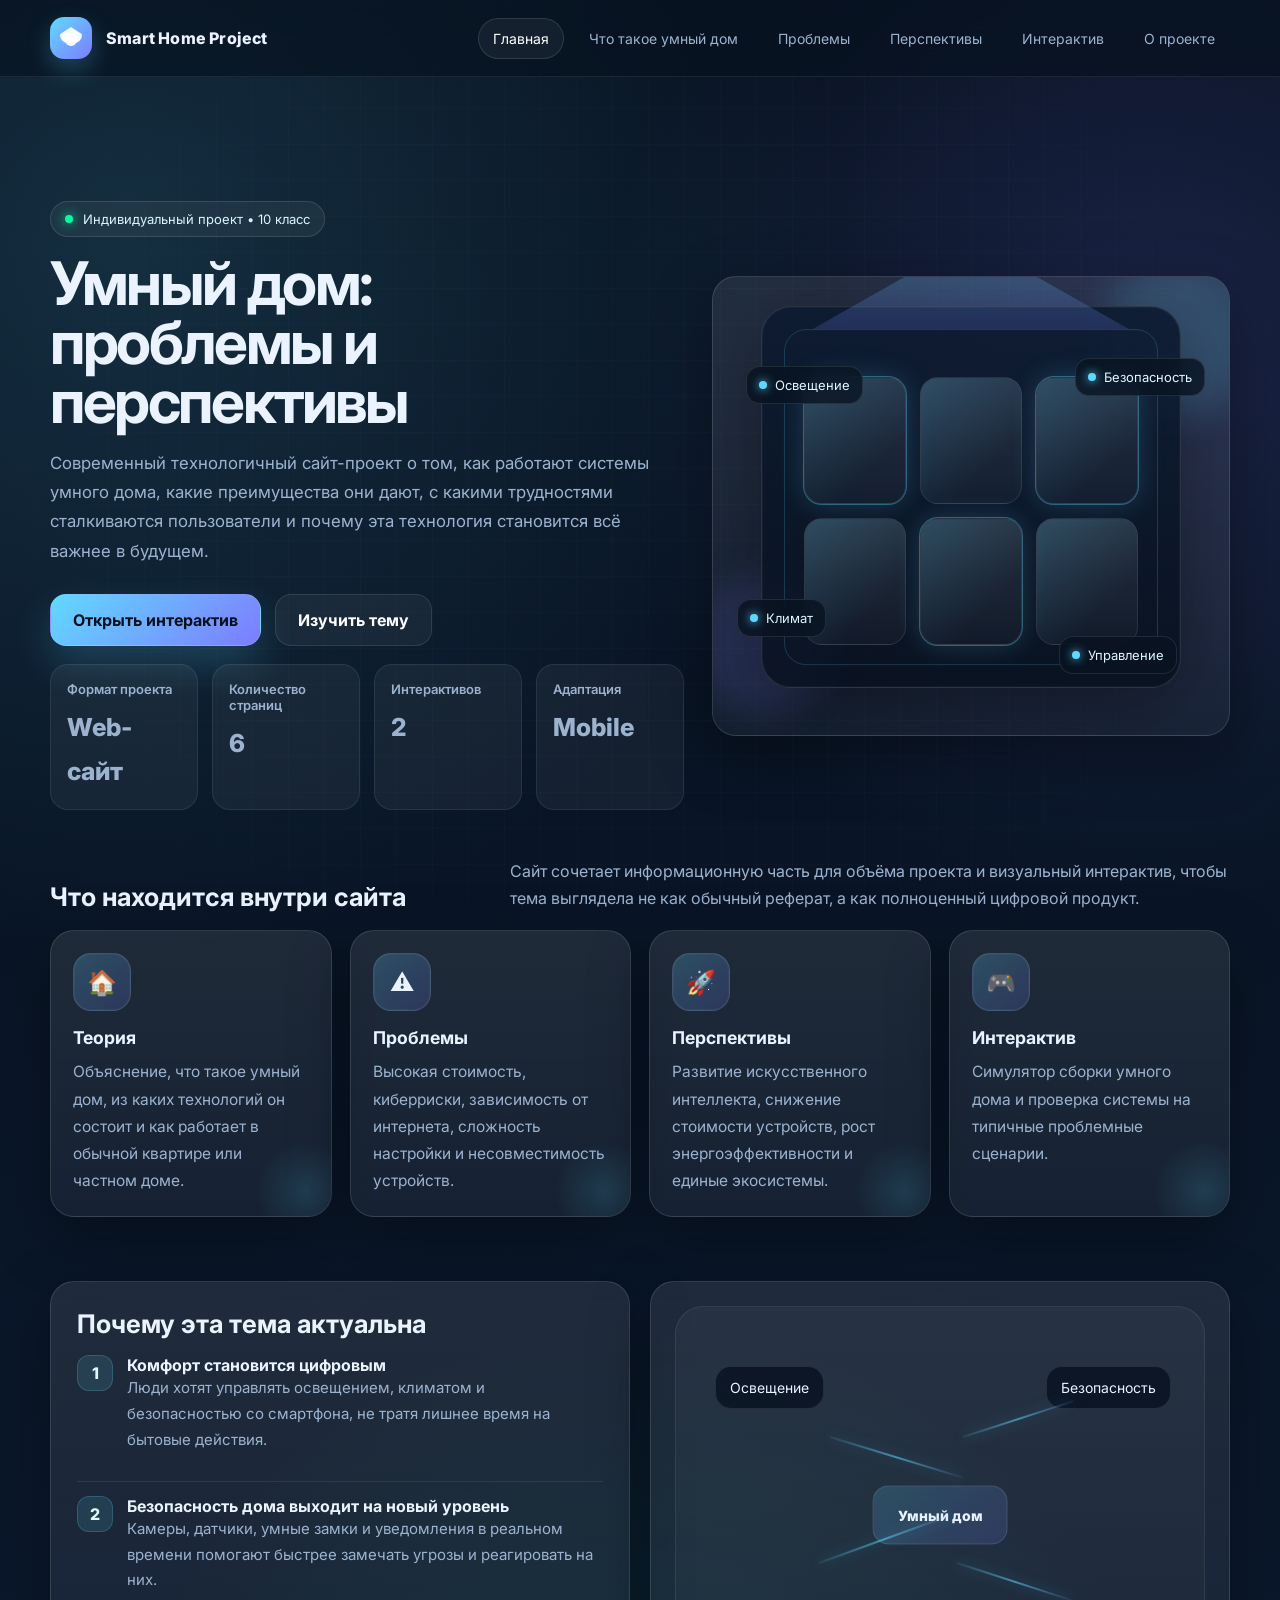
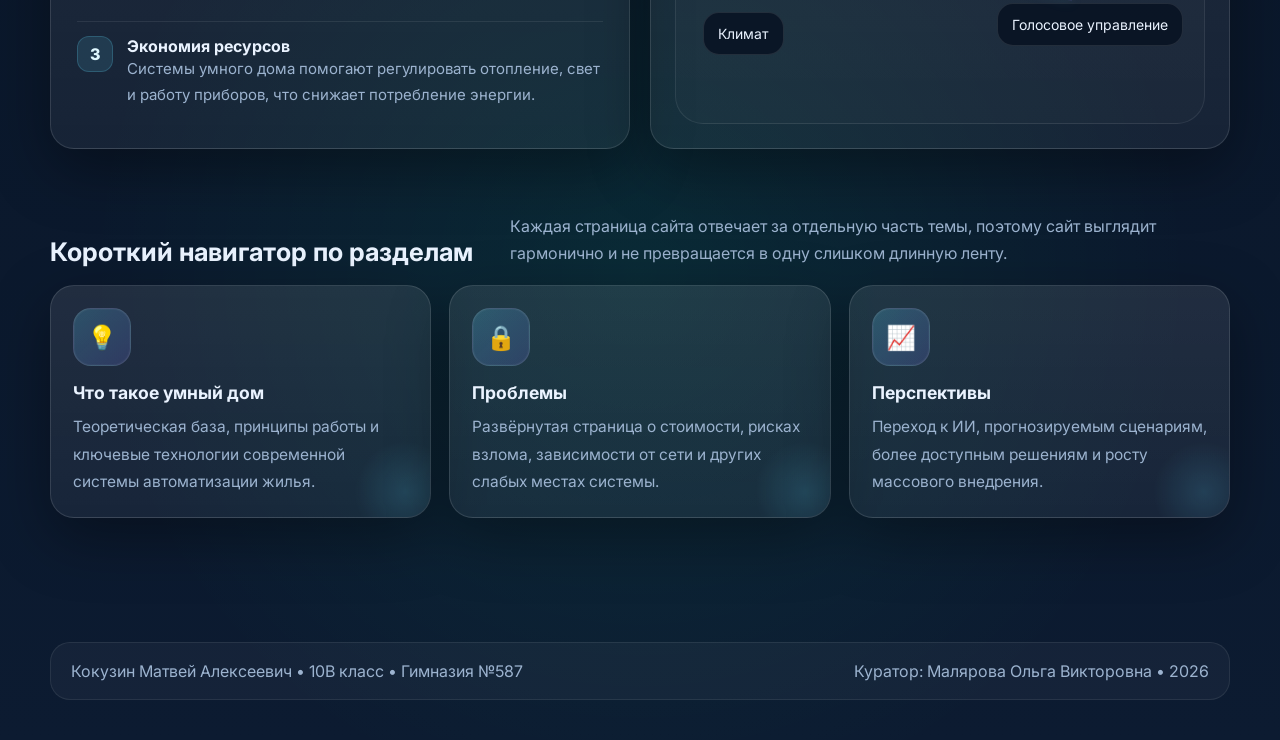
<file: index.html>
<!DOCTYPE html>
<html lang="ru">
<head>
  <meta charset="UTF-8">
  <meta name="viewport" content="width=device-width, initial-scale=1.0">
  <title>Умный дом — проблемы и перспективы</title>
  <meta name="description" content="Интерактивный многостраничный сайт проекта на тему умного дома: преимущества, проблемы, перспективы и симулятор собственной системы.">
  <link rel="preconnect" href="https://fonts.googleapis.com">
  <link rel="preconnect" href="https://fonts.gstatic.com" crossorigin>
  <link href="https://fonts.googleapis.com/css2?family=Inter:wght@400;500;600;700;800;900&display=swap" rel="stylesheet">
  <link rel="stylesheet" href="style.css">
</head>
<body>
  <header class="site-header">
    <div class="container navbar">
      <a class="brand" href="index.html">
        <span class="brand-mark"></span>
        <span>Smart Home Project</span>
      </a>
      <div class="nav-wrap">
        <button class="menu-btn">Меню</button>
        <nav class="nav-links">
          <a class="active" href="index.html">Главная</a>
          <a href="about.html">Что такое умный дом</a>
          <a href="problems.html">Проблемы</a>
          <a href="future.html">Перспективы</a>
          <a href="interactive.html">Интерактив</a>
          <a href="project.html">О проекте</a>
        </nav>
      </div>
    </div>
  </header>

  <main class="page-shell">
    <div class="container">
      <section class="hero">
        <div class="reveal visible">
          <span class="eyebrow"><span class="dot"></span> Индивидуальный проект • 10 класс</span>
          <h1>Умный дом:<br>проблемы и перспективы</h1>
          <p>Современный технологичный сайт-проект о том, как работают системы умного дома, какие преимущества они дают, с какими трудностями сталкиваются пользователи и почему эта технология становится всё важнее в будущем.</p>
          <div class="hero-actions">
            <a class="btn btn-primary" href="interactive.html">Открыть интерактив</a>
            <a class="btn btn-secondary" href="about.html">Изучить тему</a>
          </div>
          <div class="stat-row">
            <div class="stat-box"><h3>Формат проекта</h3><p>Web-сайт</p></div>
            <div class="stat-box"><h3>Количество страниц</h3><p>6</p></div>
            <div class="stat-box"><h3>Интерактивов</h3><p>2</p></div>
            <div class="stat-box"><h3>Адаптация</h3><p>Mobile</p></div>
          </div>
        </div>

        <div class="hero-card hero-visual reveal">
          <div class="orb one"></div>
          <div class="orb two"></div>
          <div class="smart-house">
            <div class="house-core">
              <div class="roof"></div>
              <div class="window-grid">
                <div class="window active"></div>
                <div class="window"></div>
                <div class="window active"></div>
                <div class="window"></div>
                <div class="window active"></div>
                <div class="window"></div>
              </div>
            </div>
            <div class="device-pill pill-1">Освещение</div>
            <div class="device-pill pill-2">Безопасность</div>
            <div class="device-pill pill-3">Климат</div>
            <div class="device-pill pill-4">Управление</div>
          </div>
        </div>
      </section>

      <section class="section reveal">
        <div class="section-head">
          <h2>Что находится внутри сайта</h2>
          <p>Сайт сочетает информационную часть для объёма проекта и визуальный интерактив, чтобы тема выглядела не как обычный реферат, а как полноценный цифровой продукт.</p>
        </div>
        <div class="grid grid-4">
          <article class="card feature-card">
            <div class="feature-icon">🏠</div>
            <h3>Теория</h3>
            <p>Объяснение, что такое умный дом, из каких технологий он состоит и как работает в обычной квартире или частном доме.</p>
          </article>
          <article class="card feature-card">
            <div class="feature-icon">⚠️</div>
            <h3>Проблемы</h3>
            <p>Высокая стоимость, киберриски, зависимость от интернета, сложность настройки и несовместимость устройств.</p>
          </article>
          <article class="card feature-card">
            <div class="feature-icon">🚀</div>
            <h3>Перспективы</h3>
            <p>Развитие искусственного интеллекта, снижение стоимости устройств, рост энергоэффективности и единые экосистемы.</p>
          </article>
          <article class="card feature-card">
            <div class="feature-icon">🎮</div>
            <h3>Интерактив</h3>
            <p>Симулятор сборки умного дома и проверка системы на типичные проблемные сценарии.</p>
          </article>
        </div>
      </section>

      <section class="section reveal">
        <div class="split">
          <div class="card info-panel">
            <div class="section-head" style="margin-bottom:10px">
              <h2>Почему эта тема актуальна</h2>
            </div>
            <div class="list">
              <div class="list-item"><div class="badge">1</div><div><strong>Комфорт становится цифровым</strong><div class="small">Люди хотят управлять освещением, климатом и безопасностью со смартфона, не тратя лишнее время на бытовые действия.</div></div></div>
              <div class="list-item"><div class="badge">2</div><div><strong>Безопасность дома выходит на новый уровень</strong><div class="small">Камеры, датчики, умные замки и уведомления в реальном времени помогают быстрее замечать угрозы и реагировать на них.</div></div></div>
              <div class="list-item"><div class="badge">3</div><div><strong>Экономия ресурсов</strong><div class="small">Системы умного дома помогают регулировать отопление, свет и работу приборов, что снижает потребление энергии.</div></div></div>
            </div>
          </div>
          <div class="card diagram">
            <div class="diagram-shell"></div>
            <div class="node center">Умный дом</div>
            <div class="node n1">Освещение</div>
            <div class="node n2">Безопасность</div>
            <div class="node n3">Климат</div>
            <div class="node n4">Голосовое управление</div>
            <div class="line l1"></div>
            <div class="line l2"></div>
            <div class="line l3"></div>
            <div class="line l4"></div>
          </div>
        </div>
      </section>

      <section class="section reveal">
        <div class="section-head">
          <h2>Короткий навигатор по разделам</h2>
          <p>Каждая страница сайта отвечает за отдельную часть темы, поэтому сайт выглядит гармонично и не превращается в одну слишком длинную ленту.</p>
        </div>
        <div class="grid grid-3">
          <a class="card feature-card" href="about.html">
            <div class="feature-icon">💡</div>
            <h3>Что такое умный дом</h3>
            <p>Теоретическая база, принципы работы и ключевые технологии современной системы автоматизации жилья.</p>
          </a>
          <a class="card feature-card" href="problems.html">
            <div class="feature-icon">🔒</div>
            <h3>Проблемы</h3>
            <p>Развёрнутая страница о стоимости, рисках взлома, зависимости от сети и других слабых местах системы.</p>
          </a>
          <a class="card feature-card" href="future.html">
            <div class="feature-icon">📈</div>
            <h3>Перспективы</h3>
            <p>Переход к ИИ, прогнозируемым сценариям, более доступным решениям и росту массового внедрения.</p>
          </a>
        </div>
      </section>
    </div>
  </main>

  <footer class="site-footer">
    <div class="container footer-box">
      <div>Кокузин Матвей Алексеевич • 10В класс • Гимназия №587</div>
      <div>Куратор: Малярова Ольга Викторовна • 2026</div>
    </div>
  </footer>

  <button class="back-to-top">↑</button>
  <script src="script.js"></script>
</body>
</html>
</file>
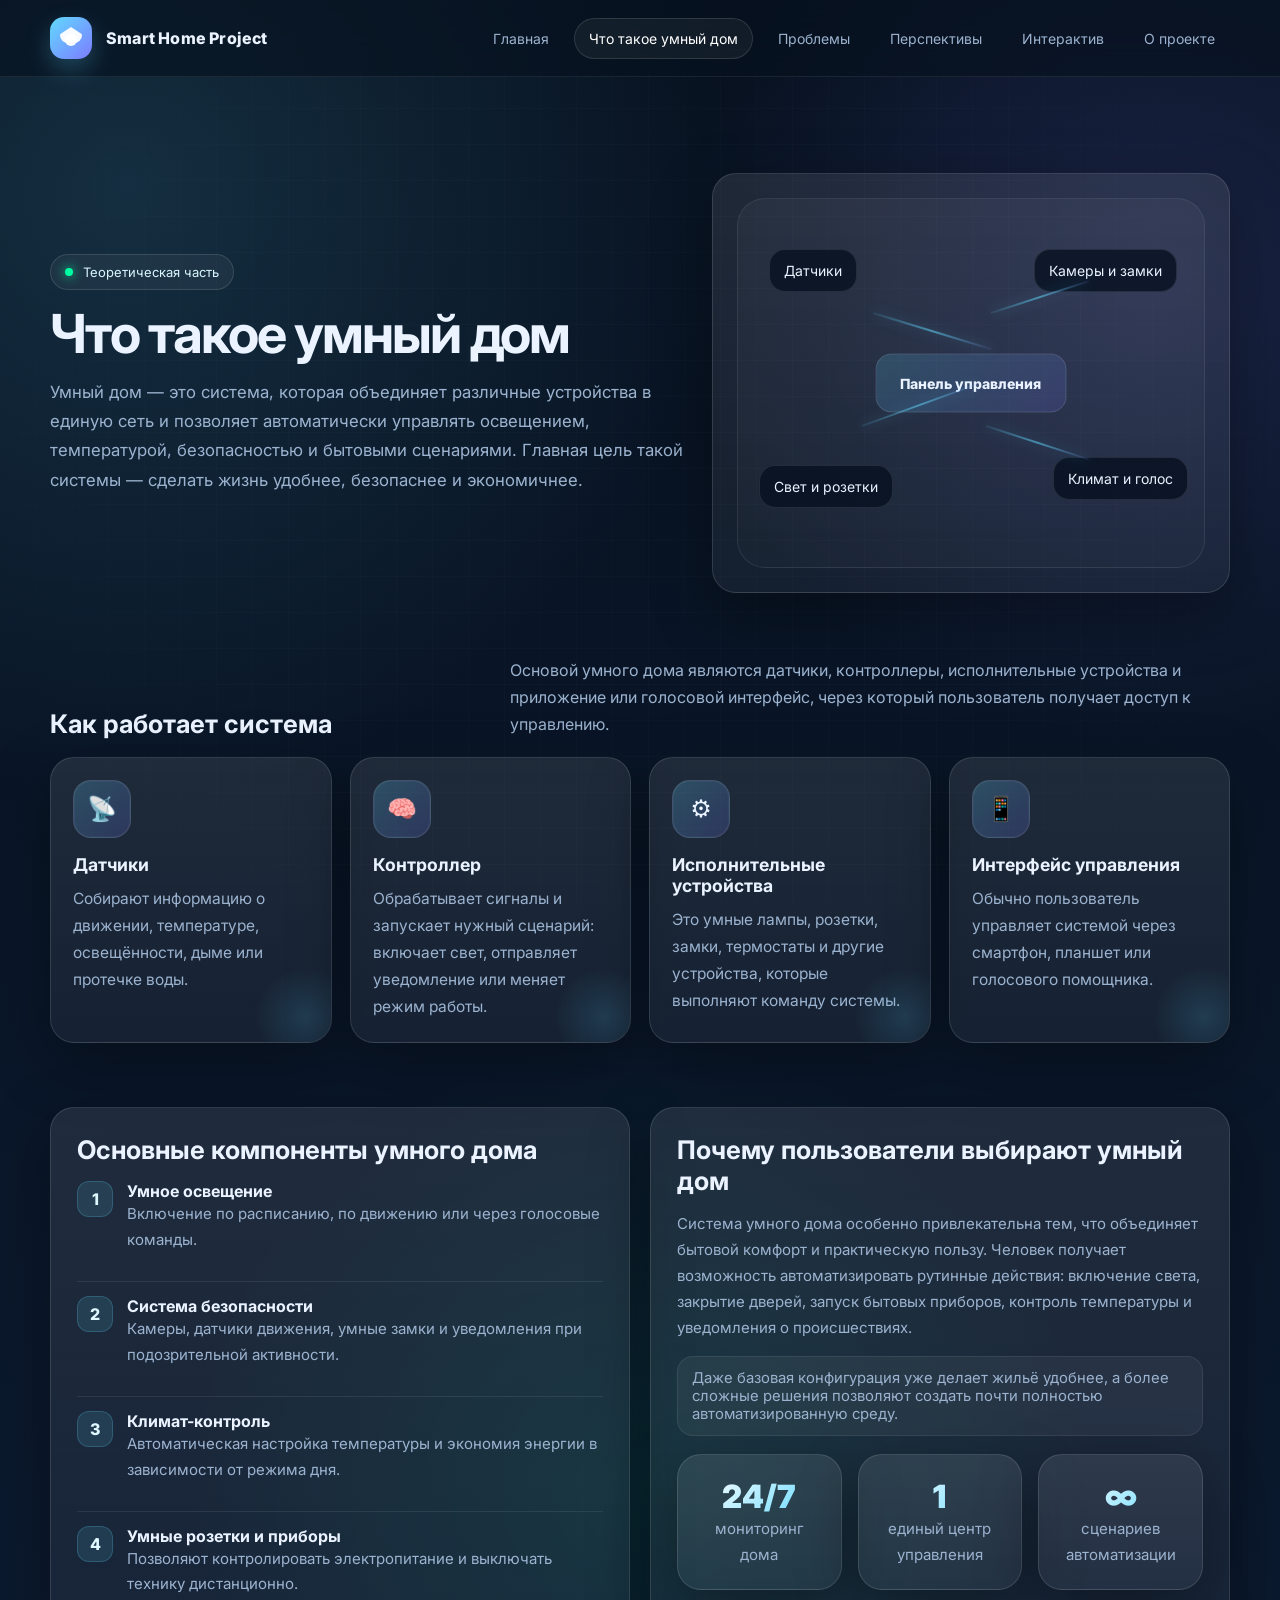
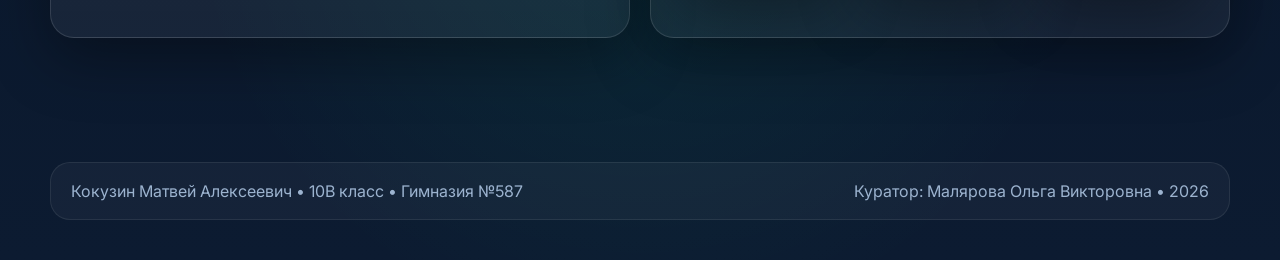
<file: about.html>
<!DOCTYPE html>
<html lang="ru">
<head>
  <meta charset="UTF-8">
  <meta name="viewport" content="width=device-width, initial-scale=1.0">
  <title>Что такое умный дом</title>
  <link rel="preconnect" href="https://fonts.googleapis.com">
  <link rel="preconnect" href="https://fonts.gstatic.com" crossorigin>
  <link href="https://fonts.googleapis.com/css2?family=Inter:wght@400;500;600;700;800;900&display=swap" rel="stylesheet">
  <link rel="stylesheet" href="style.css">
</head>
<body>
<header class="site-header"><div class="container navbar"><a class="brand" href="index.html"><span class="brand-mark"></span><span>Smart Home Project</span></a><div class="nav-wrap"><button class="menu-btn">Меню</button><nav class="nav-links"><a href="index.html">Главная</a><a class="active" href="about.html">Что такое умный дом</a><a href="problems.html">Проблемы</a><a href="future.html">Перспективы</a><a href="interactive.html">Интерактив</a><a href="project.html">О проекте</a></nav></div></div></header>
<main class="page-shell">
  <div class="container">
    <section class="section hero" style="padding-top:0">
      <div class="reveal visible">
        <span class="eyebrow"><span class="dot"></span> Теоретическая часть</span>
        <h1 style="font-size:clamp(2.1rem,4.2vw,4.1rem)">Что такое умный дом</h1>
        <p>Умный дом — это система, которая объединяет различные устройства в единую сеть и позволяет автоматически управлять освещением, температурой, безопасностью и бытовыми сценариями. Главная цель такой системы — сделать жизнь удобнее, безопаснее и экономичнее.</p>
      </div>
      <div class="hero-card diagram reveal">
        <div class="diagram-shell"></div>
        <div class="node center">Панель управления</div>
        <div class="node n1">Датчики</div>
        <div class="node n2">Камеры и замки</div>
        <div class="node n3">Свет и розетки</div>
        <div class="node n4">Климат и голос</div>
        <div class="line l1"></div><div class="line l2"></div><div class="line l3"></div><div class="line l4"></div>
      </div>
    </section>

    <section class="section reveal">
      <div class="section-head"><h2>Как работает система</h2><p>Основой умного дома являются датчики, контроллеры, исполнительные устройства и приложение или голосовой интерфейс, через который пользователь получает доступ к управлению.</p></div>
      <div class="grid grid-4">
        <article class="card feature-card"><div class="feature-icon">📡</div><h3>Датчики</h3><p>Собирают информацию о движении, температуре, освещённости, дыме или протечке воды.</p></article>
        <article class="card feature-card"><div class="feature-icon">🧠</div><h3>Контроллер</h3><p>Обрабатывает сигналы и запускает нужный сценарий: включает свет, отправляет уведомление или меняет режим работы.</p></article>
        <article class="card feature-card"><div class="feature-icon">⚙️</div><h3>Исполнительные устройства</h3><p>Это умные лампы, розетки, замки, термостаты и другие устройства, которые выполняют команду системы.</p></article>
        <article class="card feature-card"><div class="feature-icon">📱</div><h3>Интерфейс управления</h3><p>Обычно пользователь управляет системой через смартфон, планшет или голосового помощника.</p></article>
      </div>
    </section>

    <section class="section reveal">
      <div class="split">
        <div class="card info-panel">
          <div class="section-head" style="margin-bottom:8px"><h2>Основные компоненты умного дома</h2></div>
          <div class="list">
            <div class="list-item"><div class="badge">1</div><div><strong>Умное освещение</strong><div class="small">Включение по расписанию, по движению или через голосовые команды.</div></div></div>
            <div class="list-item"><div class="badge">2</div><div><strong>Система безопасности</strong><div class="small">Камеры, датчики движения, умные замки и уведомления при подозрительной активности.</div></div></div>
            <div class="list-item"><div class="badge">3</div><div><strong>Климат-контроль</strong><div class="small">Автоматическая настройка температуры и экономия энергии в зависимости от режима дня.</div></div></div>
            <div class="list-item"><div class="badge">4</div><div><strong>Умные розетки и приборы</strong><div class="small">Позволяют контролировать электропитание и выключать технику дистанционно.</div></div></div>
          </div>
        </div>
        <div class="card info-panel">
          <div class="section-head" style="margin-bottom:8px"><h2>Почему пользователи выбирают умный дом</h2></div>
          <p class="small">Система умного дома особенно привлекательна тем, что объединяет бытовой комфорт и практическую пользу. Человек получает возможность автоматизировать рутинные действия: включение света, закрытие дверей, запуск бытовых приборов, контроль температуры и уведомления о происшествиях.</p>
          <div class="notice">Даже базовая конфигурация уже делает жильё удобнее, а более сложные решения позволяют создать почти полностью автоматизированную среду.</div>
          <div class="kpi-strip">
            <div class="card kpi"><div class="num">24/7</div><div class="small">мониторинг дома</div></div>
            <div class="card kpi"><div class="num">1</div><div class="small">единый центр управления</div></div>
            <div class="card kpi"><div class="num">∞</div><div class="small">сценариев автоматизации</div></div>
          </div>
        </div>
      </div>
    </section>
  </div>
</main>
<footer class="site-footer"><div class="container footer-box"><div>Кокузин Матвей Алексеевич • 10В класс • Гимназия №587</div><div>Куратор: Малярова Ольга Викторовна • 2026</div></div></footer>
<button class="back-to-top">↑</button><script src="script.js"></script>
</body>
</html>
</file>
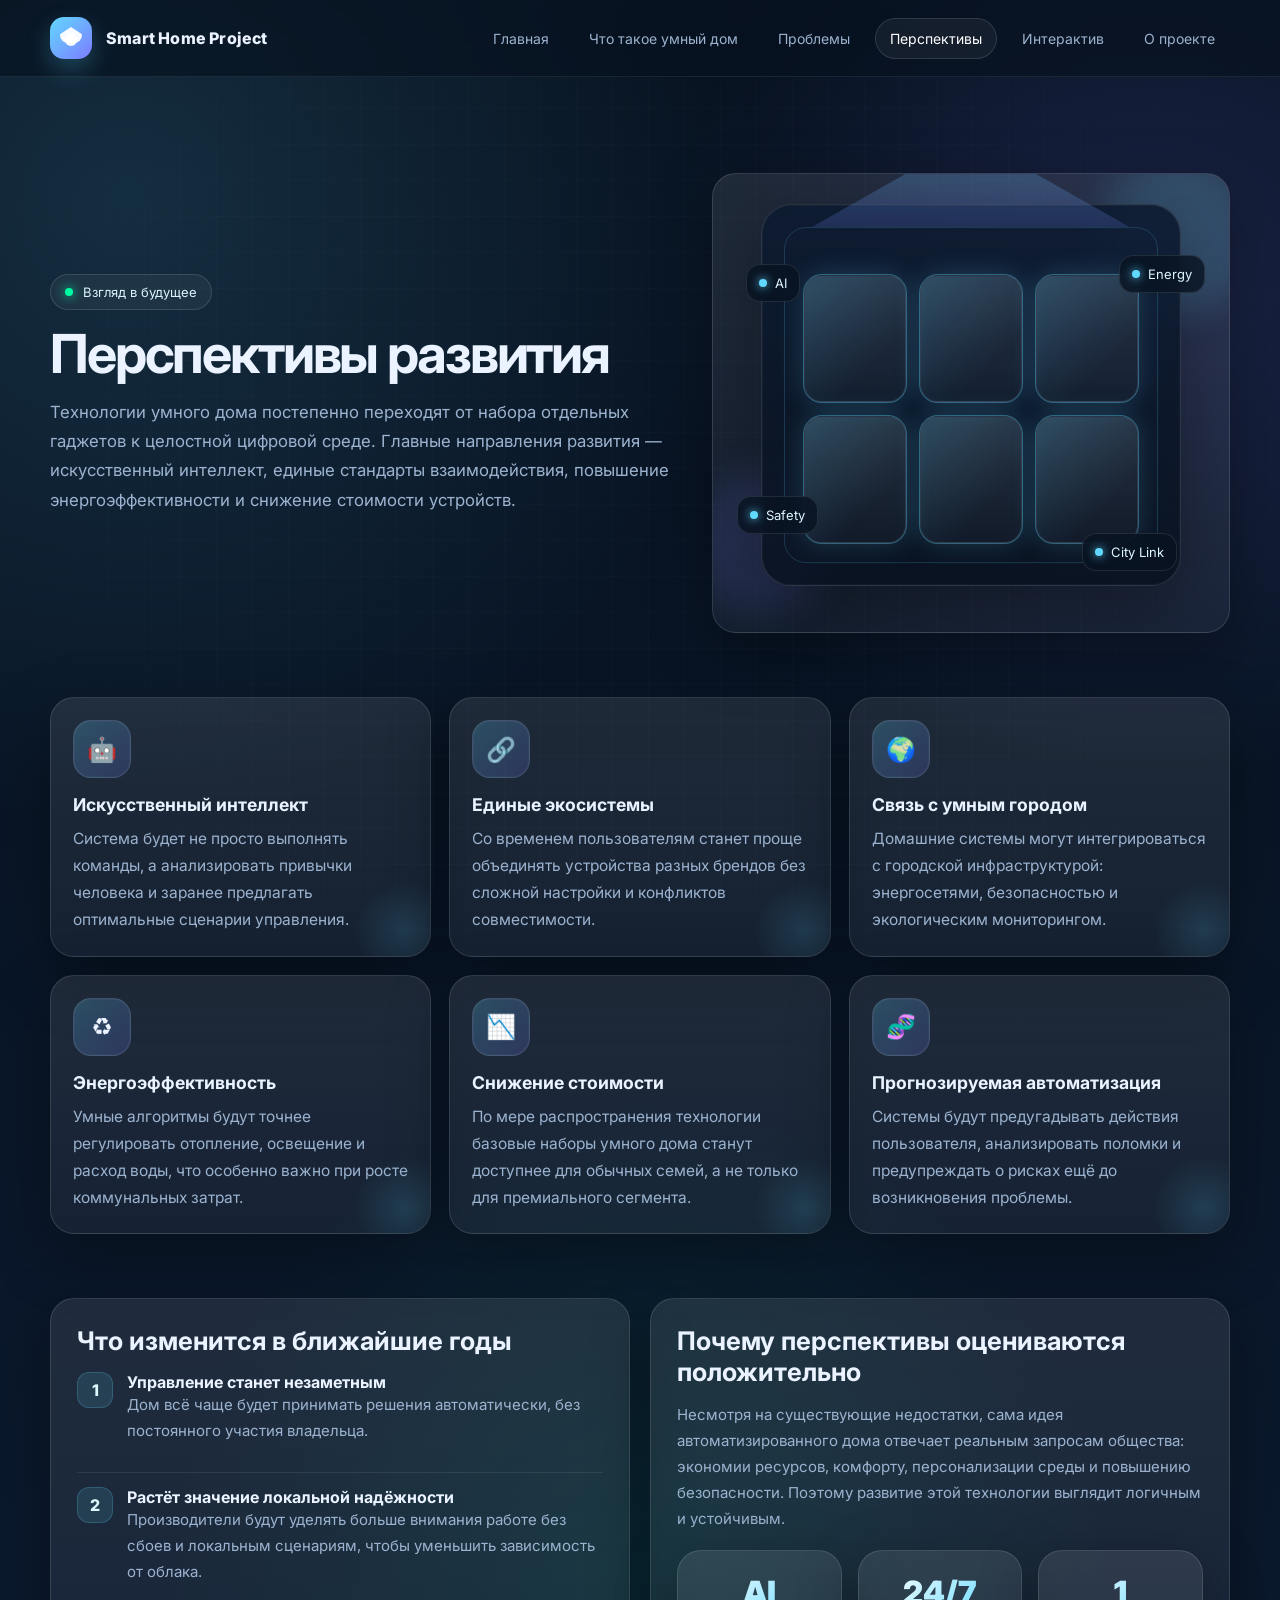
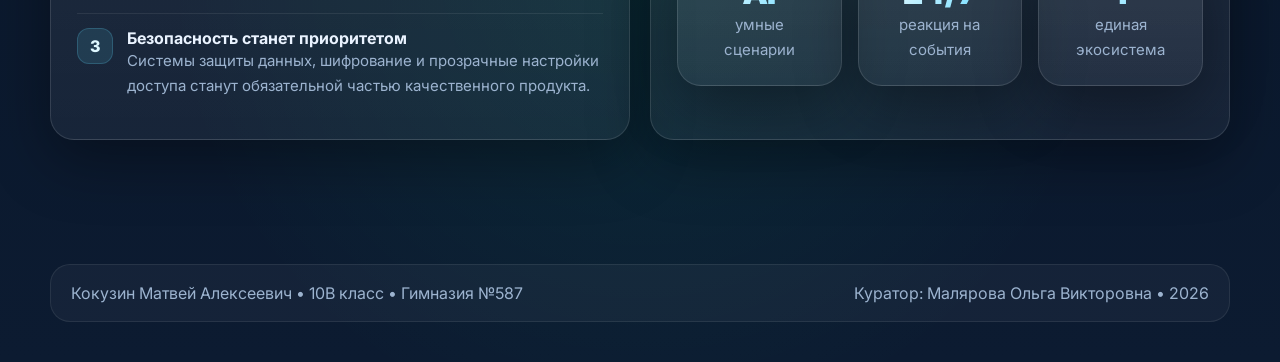
<file: future.html>
<!DOCTYPE html>
<html lang="ru">
<head>
  <meta charset="UTF-8"><meta name="viewport" content="width=device-width, initial-scale=1.0">
  <title>Перспективы умного дома</title>
  <link rel="preconnect" href="https://fonts.googleapis.com"><link rel="preconnect" href="https://fonts.gstatic.com" crossorigin>
  <link href="https://fonts.googleapis.com/css2?family=Inter:wght@400;500;600;700;800;900&display=swap" rel="stylesheet"><link rel="stylesheet" href="style.css">
</head>
<body>
<header class="site-header"><div class="container navbar"><a class="brand" href="index.html"><span class="brand-mark"></span><span>Smart Home Project</span></a><div class="nav-wrap"><button class="menu-btn">Меню</button><nav class="nav-links"><a href="index.html">Главная</a><a href="about.html">Что такое умный дом</a><a href="problems.html">Проблемы</a><a class="active" href="future.html">Перспективы</a><a href="interactive.html">Интерактив</a><a href="project.html">О проекте</a></nav></div></div></header>
<main class="page-shell"><div class="container">
  <section class="section hero" style="padding-top:0">
    <div class="reveal visible">
      <span class="eyebrow"><span class="dot"></span> Взгляд в будущее</span>
      <h1 style="font-size:clamp(2.1rem,4.2vw,4rem)">Перспективы развития</h1>
      <p>Технологии умного дома постепенно переходят от набора отдельных гаджетов к целостной цифровой среде. Главные направления развития — искусственный интеллект, единые стандарты взаимодействия, повышение энергоэффективности и снижение стоимости устройств.</p>
    </div>
    <div class="hero-card hero-visual reveal">
      <div class="orb one"></div><div class="orb two"></div>
      <div class="smart-house">
        <div class="house-core"><div class="roof"></div><div class="window-grid"><div class="window active"></div><div class="window active"></div><div class="window active"></div><div class="window active"></div><div class="window active"></div><div class="window active"></div></div></div>
        <div class="device-pill pill-1">AI</div><div class="device-pill pill-2">Energy</div><div class="device-pill pill-3">Safety</div><div class="device-pill pill-4">City Link</div>
      </div>
    </div>
  </section>

  <section class="section reveal">
    <div class="grid grid-3">
      <article class="card feature-card"><div class="feature-icon">🤖</div><h3>Искусственный интеллект</h3><p>Система будет не просто выполнять команды, а анализировать привычки человека и заранее предлагать оптимальные сценарии управления.</p></article>
      <article class="card feature-card"><div class="feature-icon">🔗</div><h3>Единые экосистемы</h3><p>Со временем пользователям станет проще объединять устройства разных брендов без сложной настройки и конфликтов совместимости.</p></article>
      <article class="card feature-card"><div class="feature-icon">🌍</div><h3>Связь с умным городом</h3><p>Домашние системы могут интегрироваться с городской инфраструктурой: энергосетями, безопасностью и экологическим мониторингом.</p></article>
      <article class="card feature-card"><div class="feature-icon">♻️</div><h3>Энергоэффективность</h3><p>Умные алгоритмы будут точнее регулировать отопление, освещение и расход воды, что особенно важно при росте коммунальных затрат.</p></article>
      <article class="card feature-card"><div class="feature-icon">📉</div><h3>Снижение стоимости</h3><p>По мере распространения технологии базовые наборы умного дома станут доступнее для обычных семей, а не только для премиального сегмента.</p></article>
      <article class="card feature-card"><div class="feature-icon">🧬</div><h3>Прогнозируемая автоматизация</h3><p>Системы будут предугадывать действия пользователя, анализировать поломки и предупреждать о рисках ещё до возникновения проблемы.</p></article>
    </div>
  </section>

  <section class="section reveal">
    <div class="split">
      <div class="card info-panel">
        <div class="section-head" style="margin-bottom:8px"><h2>Что изменится в ближайшие годы</h2></div>
        <div class="list">
          <div class="list-item"><div class="badge">1</div><div><strong>Управление станет незаметным</strong><div class="small">Дом всё чаще будет принимать решения автоматически, без постоянного участия владельца.</div></div></div>
          <div class="list-item"><div class="badge">2</div><div><strong>Растёт значение локальной надёжности</strong><div class="small">Производители будут уделять больше внимания работе без сбоев и локальным сценариям, чтобы уменьшить зависимость от облака.</div></div></div>
          <div class="list-item"><div class="badge">3</div><div><strong>Безопасность станет приоритетом</strong><div class="small">Системы защиты данных, шифрование и прозрачные настройки доступа станут обязательной частью качественного продукта.</div></div></div>
        </div>
      </div>
      <div class="card info-panel">
        <div class="section-head" style="margin-bottom:8px"><h2>Почему перспективы оцениваются положительно</h2></div>
        <p class="small">Несмотря на существующие недостатки, сама идея автоматизированного дома отвечает реальным запросам общества: экономии ресурсов, комфорту, персонализации среды и повышению безопасности. Поэтому развитие этой технологии выглядит логичным и устойчивым.</p>
        <div class="kpi-strip">
          <div class="card kpi"><div class="num">AI</div><div class="small">умные сценарии</div></div>
          <div class="card kpi"><div class="num">24/7</div><div class="small">реакция на события</div></div>
          <div class="card kpi"><div class="num">1</div><div class="small">единая экосистема</div></div>
        </div>
      </div>
    </div>
  </section>
</div></main>
<footer class="site-footer"><div class="container footer-box"><div>Кокузин Матвей Алексеевич • 10В класс • Гимназия №587</div><div>Куратор: Малярова Ольга Викторовна • 2026</div></div></footer>
<button class="back-to-top">↑</button><script src="script.js"></script>
</body>
</html>
</file>
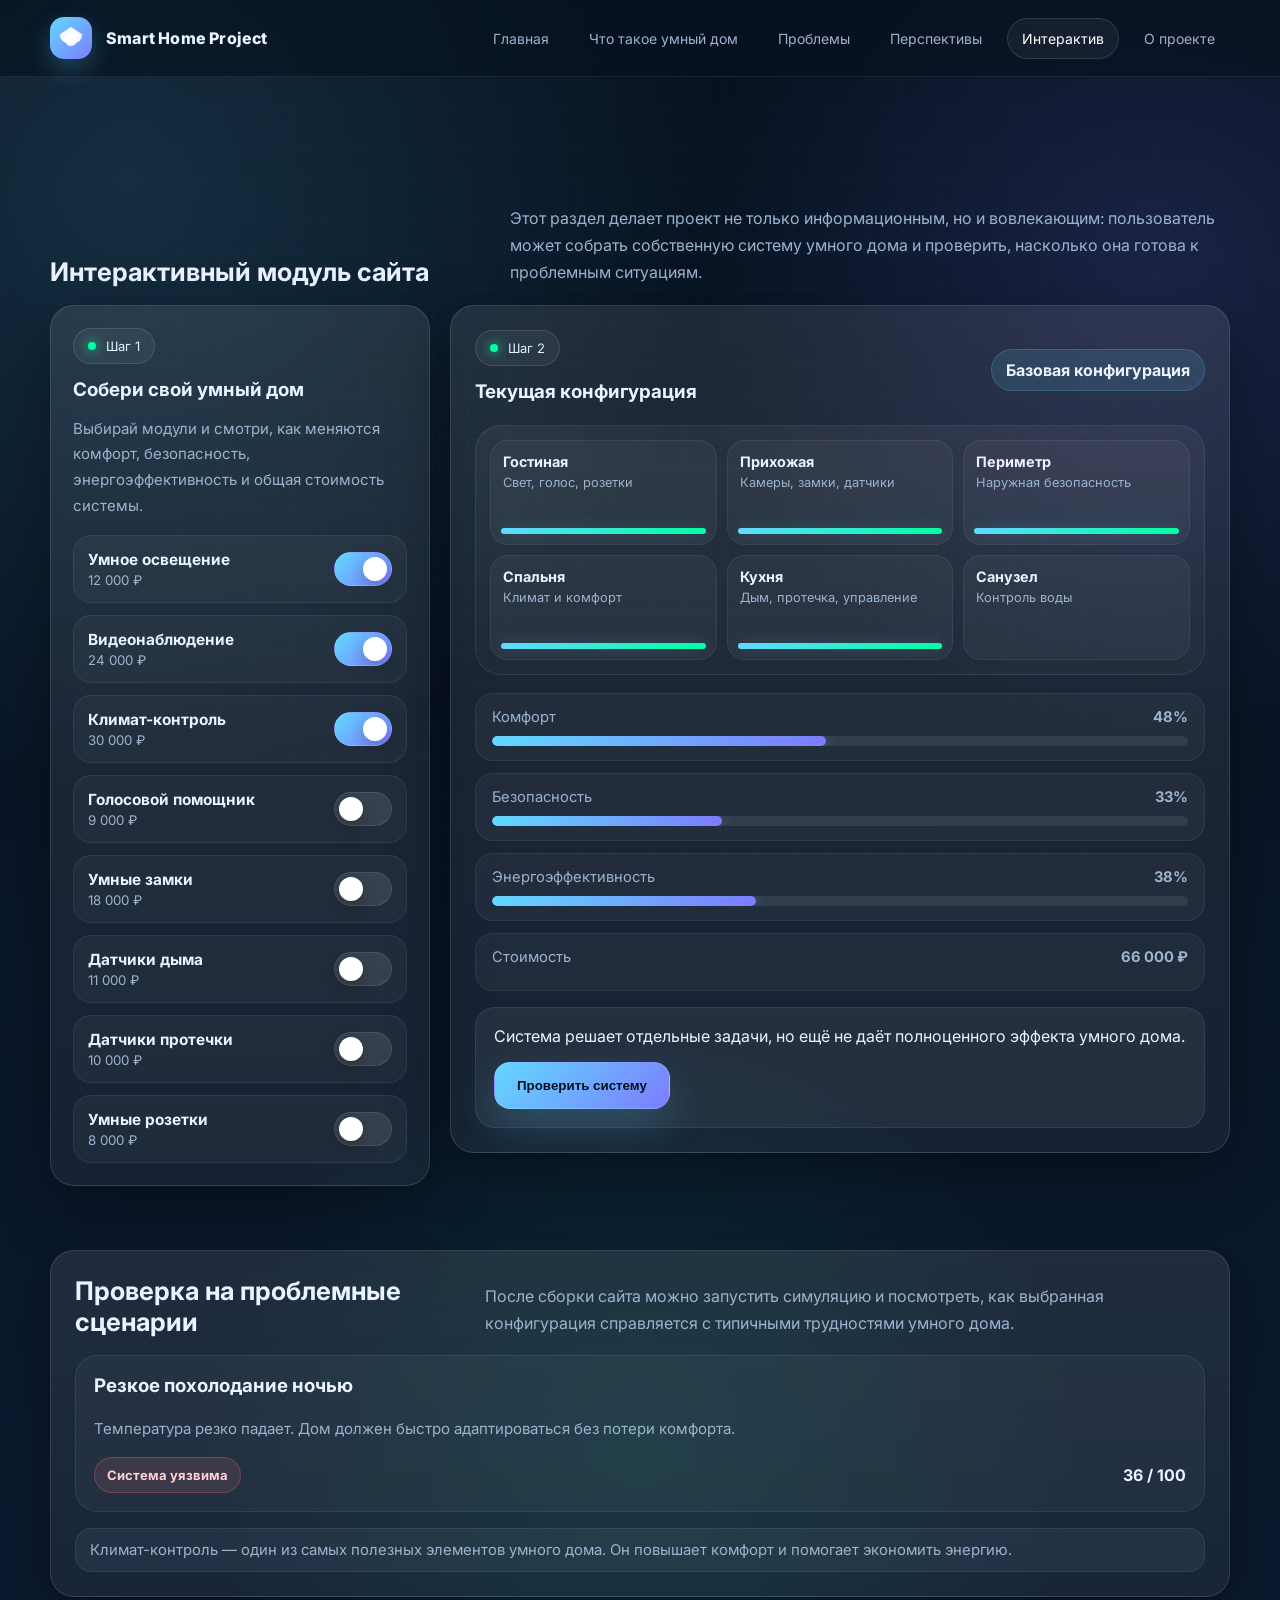
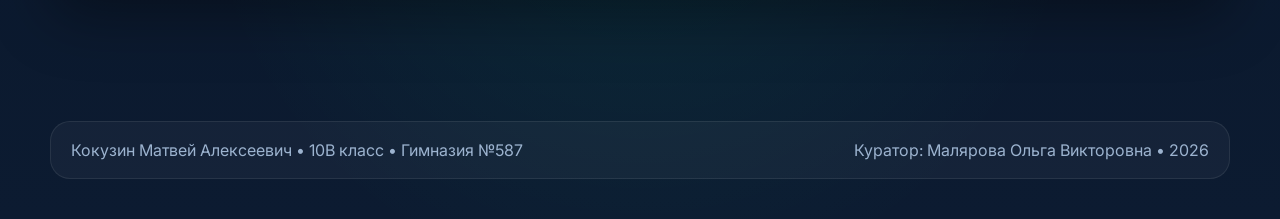
<file: interactive.html>
<!DOCTYPE html>
<html lang="ru">
<head>
  <meta charset="UTF-8"><meta name="viewport" content="width=device-width, initial-scale=1.0">
  <title>Интерактивный модуль</title>
  <link rel="preconnect" href="https://fonts.googleapis.com"><link rel="preconnect" href="https://fonts.gstatic.com" crossorigin>
  <link href="https://fonts.googleapis.com/css2?family=Inter:wght@400;500;600;700;800;900&display=swap" rel="stylesheet"><link rel="stylesheet" href="style.css">
</head>
<body>
<header class="site-header"><div class="container navbar"><a class="brand" href="index.html"><span class="brand-mark"></span><span>Smart Home Project</span></a><div class="nav-wrap"><button class="menu-btn">Меню</button><nav class="nav-links"><a href="index.html">Главная</a><a href="about.html">Что такое умный дом</a><a href="problems.html">Проблемы</a><a href="future.html">Перспективы</a><a class="active" href="interactive.html">Интерактив</a><a href="project.html">О проекте</a></nav></div></div></header>
<main class="page-shell"><div class="container">
  <section class="section reveal visible">
    <div class="section-head"><h2>Интерактивный модуль сайта</h2><p>Этот раздел делает проект не только информационным, но и вовлекающим: пользователь может собрать собственную систему умного дома и проверить, насколько она готова к проблемным ситуациям.</p></div>
    <div class="interactive-layout">
      <aside class="card module-list">
        <span class="eyebrow"><span class="dot"></span> Шаг 1</span>
        <h3 style="margin:14px 0 8px">Собери свой умный дом</h3>
        <p class="small">Выбирай модули и смотри, как меняются комфорт, безопасность, энергоэффективность и общая стоимость системы.</p>
        <div class="module-grid" id="module-list"></div>
      </aside>

      <div class="card game-board">
        <div class="board-top">
          <div>
            <span class="eyebrow"><span class="dot"></span> Шаг 2</span>
            <h3 style="margin:14px 0 8px">Текущая конфигурация</h3>
          </div>
          <div class="result-tag" id="resultTag">Сбалансированный умный дом</div>
        </div>

        <div class="board-house">
          <div class="board-grid">
            <div class="room" data-room="living"><h4>Гостиная</h4><p>Свет, голос, розетки</p></div>
            <div class="room" data-room="hall"><h4>Прихожая</h4><p>Камеры, замки, датчики</p></div>
            <div class="room" data-room="yard"><h4>Периметр</h4><p>Наружная безопасность</p></div>
            <div class="room" data-room="bedroom"><h4>Спальня</h4><p>Климат и комфорт</p></div>
            <div class="room" data-room="kitchen"><h4>Кухня</h4><p>Дым, протечка, управление</p></div>
            <div class="room" data-room="bath"><h4>Санузел</h4><p>Контроль воды</p></div>
          </div>
        </div>

        <div class="progress-wrap">
          <div class="progress-card"><div class="progress-head"><span>Комфорт</span><strong id="comfortVal">0%</strong></div><div class="bar"><span id="comfortBar" style="width:0%"></span></div></div>
          <div class="progress-card"><div class="progress-head"><span>Безопасность</span><strong id="securityVal">0%</strong></div><div class="bar"><span id="securityBar" style="width:0%"></span></div></div>
          <div class="progress-card"><div class="progress-head"><span>Энергоэффективность</span><strong id="ecoVal">0%</strong></div><div class="bar"><span id="ecoBar" style="width:0%"></span></div></div>
          <div class="progress-card"><div class="progress-head"><span>Стоимость</span><strong id="costVal">0 ₽</strong></div></div>
        </div>

        <div class="result-box" style="margin-top:16px">
          <div id="resultText">Система решает отдельные задачи, но ещё не даёт полноценного эффекта умного дома.</div>
          <button class="btn btn-primary" id="testScenarioBtn" type="button">Проверить систему</button>
        </div>
      </div>
    </div>
  </section>

  <section class="section reveal">
    <div class="card scenario-box">
      <div class="section-head"><h2>Проверка на проблемные сценарии</h2><p>После сборки сайта можно запустить симуляцию и посмотреть, как выбранная конфигурация справляется с типичными трудностями умного дома.</p></div>
      <div class="scenario-card">
        <h3 id="scenarioTitle" style="margin-top:0">Сценарий</h3>
        <p class="small" id="scenarioDesc">Описание сценария появится здесь.</p>
        <div style="display:flex;justify-content:space-between;gap:14px;align-items:center;flex-wrap:wrap;margin-top:14px">
          <span class="status warn" id="scenarioState">Проверка</span>
          <strong id="scenarioScore">0 / 100</strong>
        </div>
      </div>
      <div class="notice" id="scenarioAdvice">Рекомендация появится после проверки.</div>
    </div>
  </section>
</div></main>
<footer class="site-footer"><div class="container footer-box"><div>Кокузин Матвей Алексеевич • 10В класс • Гимназия №587</div><div>Куратор: Малярова Ольга Викторовна • 2026</div></div></footer>
<button class="back-to-top">↑</button><script src="script.js"></script>
</body>
</html>
</file>
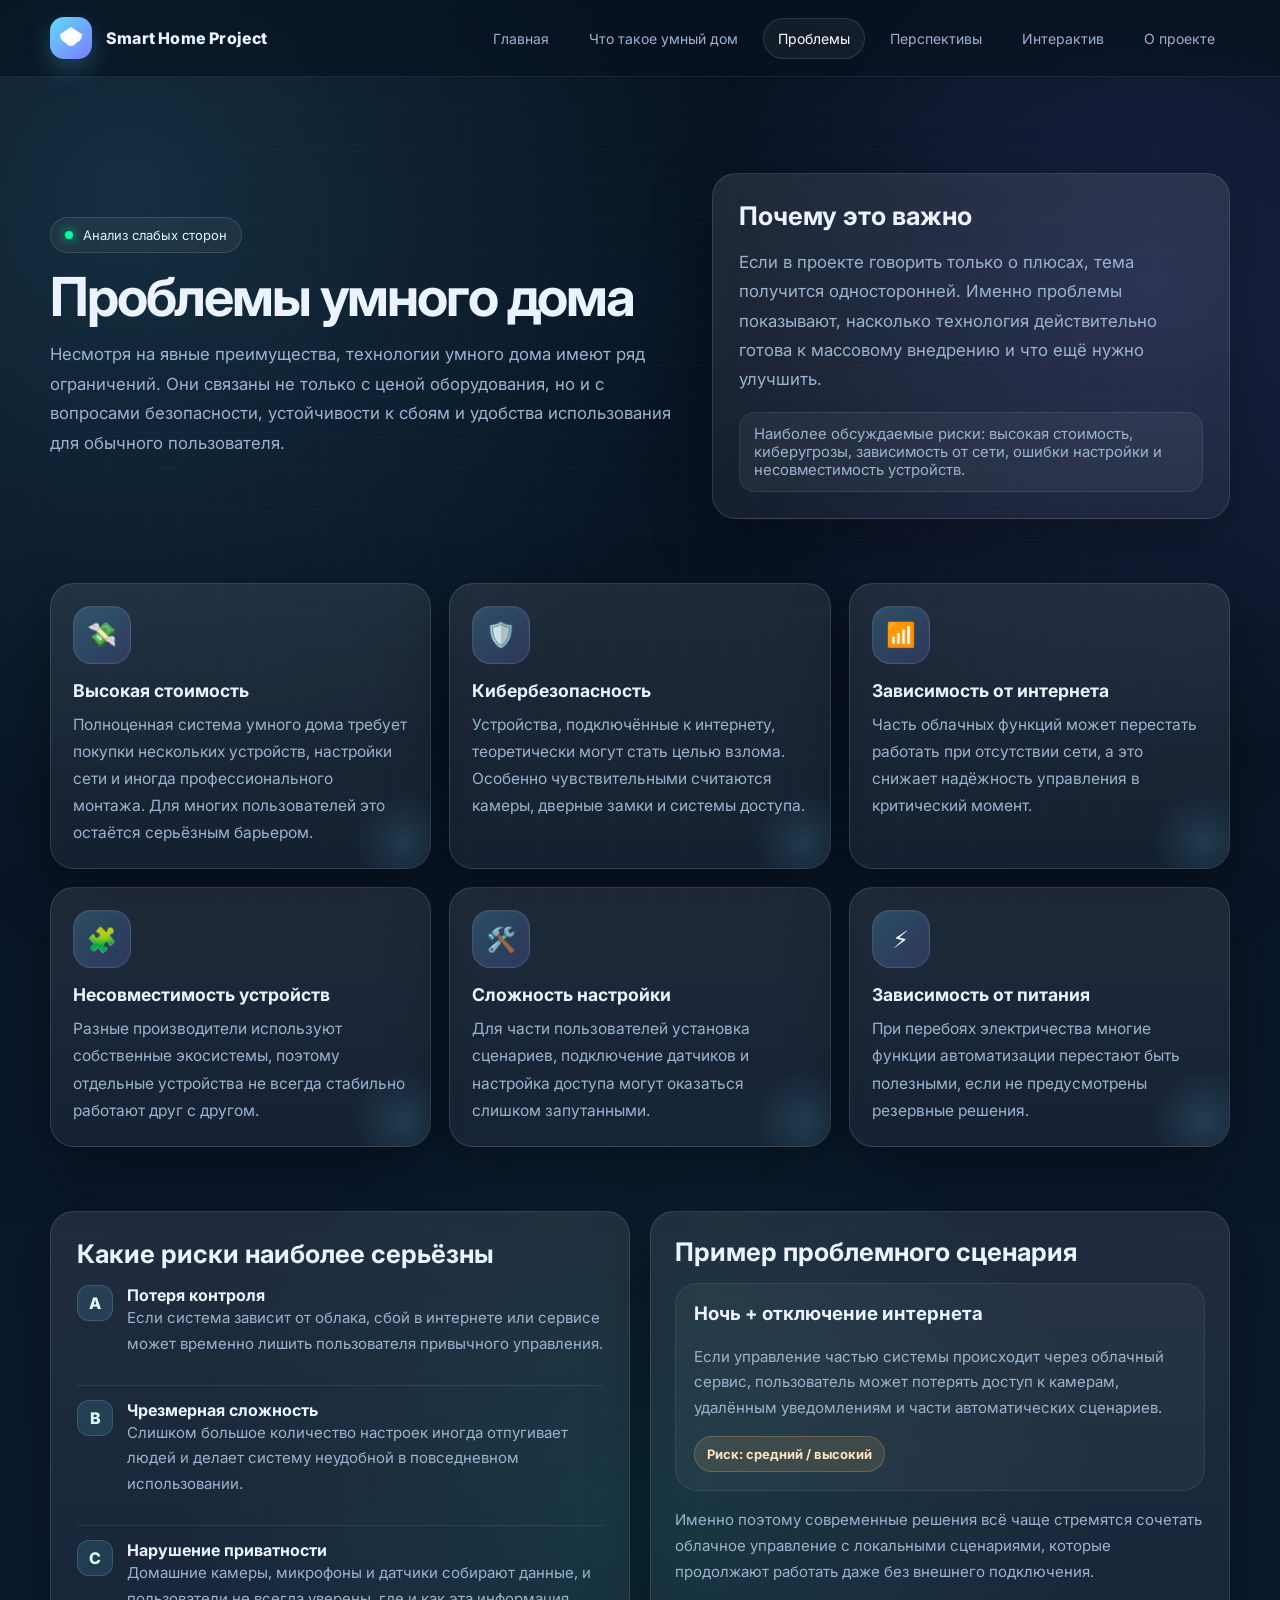
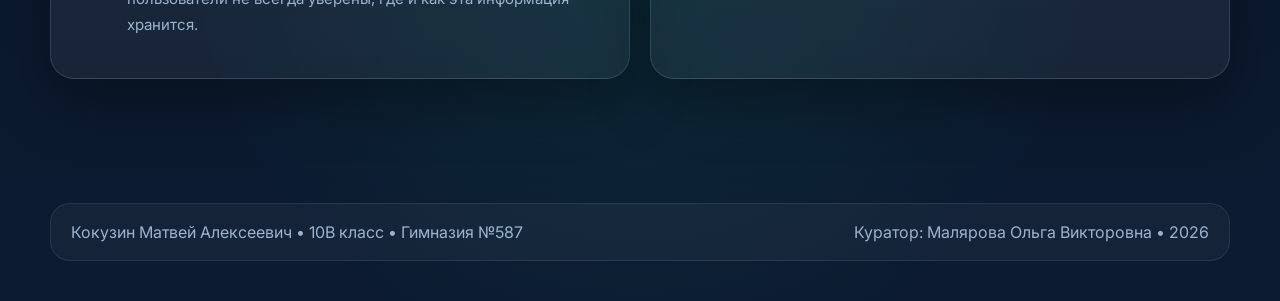
<file: problems.html>
<!DOCTYPE html>
<html lang="ru">
<head>
  <meta charset="UTF-8"><meta name="viewport" content="width=device-width, initial-scale=1.0">
  <title>Проблемы умного дома</title>
  <link rel="preconnect" href="https://fonts.googleapis.com"><link rel="preconnect" href="https://fonts.gstatic.com" crossorigin>
  <link href="https://fonts.googleapis.com/css2?family=Inter:wght@400;500;600;700;800;900&display=swap" rel="stylesheet"><link rel="stylesheet" href="style.css">
</head>
<body>
<header class="site-header"><div class="container navbar"><a class="brand" href="index.html"><span class="brand-mark"></span><span>Smart Home Project</span></a><div class="nav-wrap"><button class="menu-btn">Меню</button><nav class="nav-links"><a href="index.html">Главная</a><a href="about.html">Что такое умный дом</a><a class="active" href="problems.html">Проблемы</a><a href="future.html">Перспективы</a><a href="interactive.html">Интерактив</a><a href="project.html">О проекте</a></nav></div></div></header>
<main class="page-shell"><div class="container">
  <section class="section hero" style="padding-top:0">
    <div class="reveal visible">
      <span class="eyebrow"><span class="dot"></span> Анализ слабых сторон</span>
      <h1 style="font-size:clamp(2.1rem,4.2vw,4rem)">Проблемы умного дома</h1>
      <p>Несмотря на явные преимущества, технологии умного дома имеют ряд ограничений. Они связаны не только с ценой оборудования, но и с вопросами безопасности, устойчивости к сбоям и удобства использования для обычного пользователя.</p>
    </div>
    <div class="hero-card info-panel reveal"><div class="section-head" style="margin-bottom:10px"><h2>Почему это важно</h2></div><p class="small">Если в проекте говорить только о плюсах, тема получится односторонней. Именно проблемы показывают, насколько технология действительно готова к массовому внедрению и что ещё нужно улучшить.</p><div class="notice">Наиболее обсуждаемые риски: высокая стоимость, киберугрозы, зависимость от сети, ошибки настройки и несовместимость устройств.</div></div>
  </section>

  <section class="section reveal">
    <div class="grid grid-3">
      <article class="card feature-card"><div class="feature-icon">💸</div><h3>Высокая стоимость</h3><p>Полноценная система умного дома требует покупки нескольких устройств, настройки сети и иногда профессионального монтажа. Для многих пользователей это остаётся серьёзным барьером.</p></article>
      <article class="card feature-card"><div class="feature-icon">🛡️</div><h3>Кибербезопасность</h3><p>Устройства, подключённые к интернету, теоретически могут стать целью взлома. Особенно чувствительными считаются камеры, дверные замки и системы доступа.</p></article>
      <article class="card feature-card"><div class="feature-icon">📶</div><h3>Зависимость от интернета</h3><p>Часть облачных функций может перестать работать при отсутствии сети, а это снижает надёжность управления в критический момент.</p></article>
      <article class="card feature-card"><div class="feature-icon">🧩</div><h3>Несовместимость устройств</h3><p>Разные производители используют собственные экосистемы, поэтому отдельные устройства не всегда стабильно работают друг с другом.</p></article>
      <article class="card feature-card"><div class="feature-icon">🛠️</div><h3>Сложность настройки</h3><p>Для части пользователей установка сценариев, подключение датчиков и настройка доступа могут оказаться слишком запутанными.</p></article>
      <article class="card feature-card"><div class="feature-icon">⚡</div><h3>Зависимость от питания</h3><p>При перебоях электричества многие функции автоматизации перестают быть полезными, если не предусмотрены резервные решения.</p></article>
    </div>
  </section>

  <section class="section reveal">
    <div class="split">
      <div class="card info-panel">
        <div class="section-head" style="margin-bottom:6px"><h2>Какие риски наиболее серьёзны</h2></div>
        <div class="list">
          <div class="list-item"><div class="badge">A</div><div><strong>Потеря контроля</strong><div class="small">Если система зависит от облака, сбой в интернете или сервисе может временно лишить пользователя привычного управления.</div></div></div>
          <div class="list-item"><div class="badge">B</div><div><strong>Чрезмерная сложность</strong><div class="small">Слишком большое количество настроек иногда отпугивает людей и делает систему неудобной в повседневном использовании.</div></div></div>
          <div class="list-item"><div class="badge">C</div><div><strong>Нарушение приватности</strong><div class="small">Домашние камеры, микрофоны и датчики собирают данные, и пользователи не всегда уверены, где и как эта информация хранится.</div></div></div>
        </div>
      </div>
      <div class="card scenario-box">
        <div class="section-head" style="margin-bottom:8px"><h2>Пример проблемного сценария</h2></div>
        <div class="scenario-card">
          <h3 style="margin-top:0">Ночь + отключение интернета</h3>
          <p class="small">Если управление частью системы происходит через облачный сервис, пользователь может потерять доступ к камерам, удалённым уведомлениям и части автоматических сценариев.</p>
          <span class="status warn">Риск: средний / высокий</span>
        </div>
        <p class="small">Именно поэтому современные решения всё чаще стремятся сочетать облачное управление с локальными сценариями, которые продолжают работать даже без внешнего подключения.</p>
      </div>
    </div>
  </section>
</div></main>
<footer class="site-footer"><div class="container footer-box"><div>Кокузин Матвей Алексеевич • 10В класс • Гимназия №587</div><div>Куратор: Малярова Ольга Викторовна • 2026</div></div></footer>
<button class="back-to-top">↑</button><script src="script.js"></script>
</body>
</html>
</file>
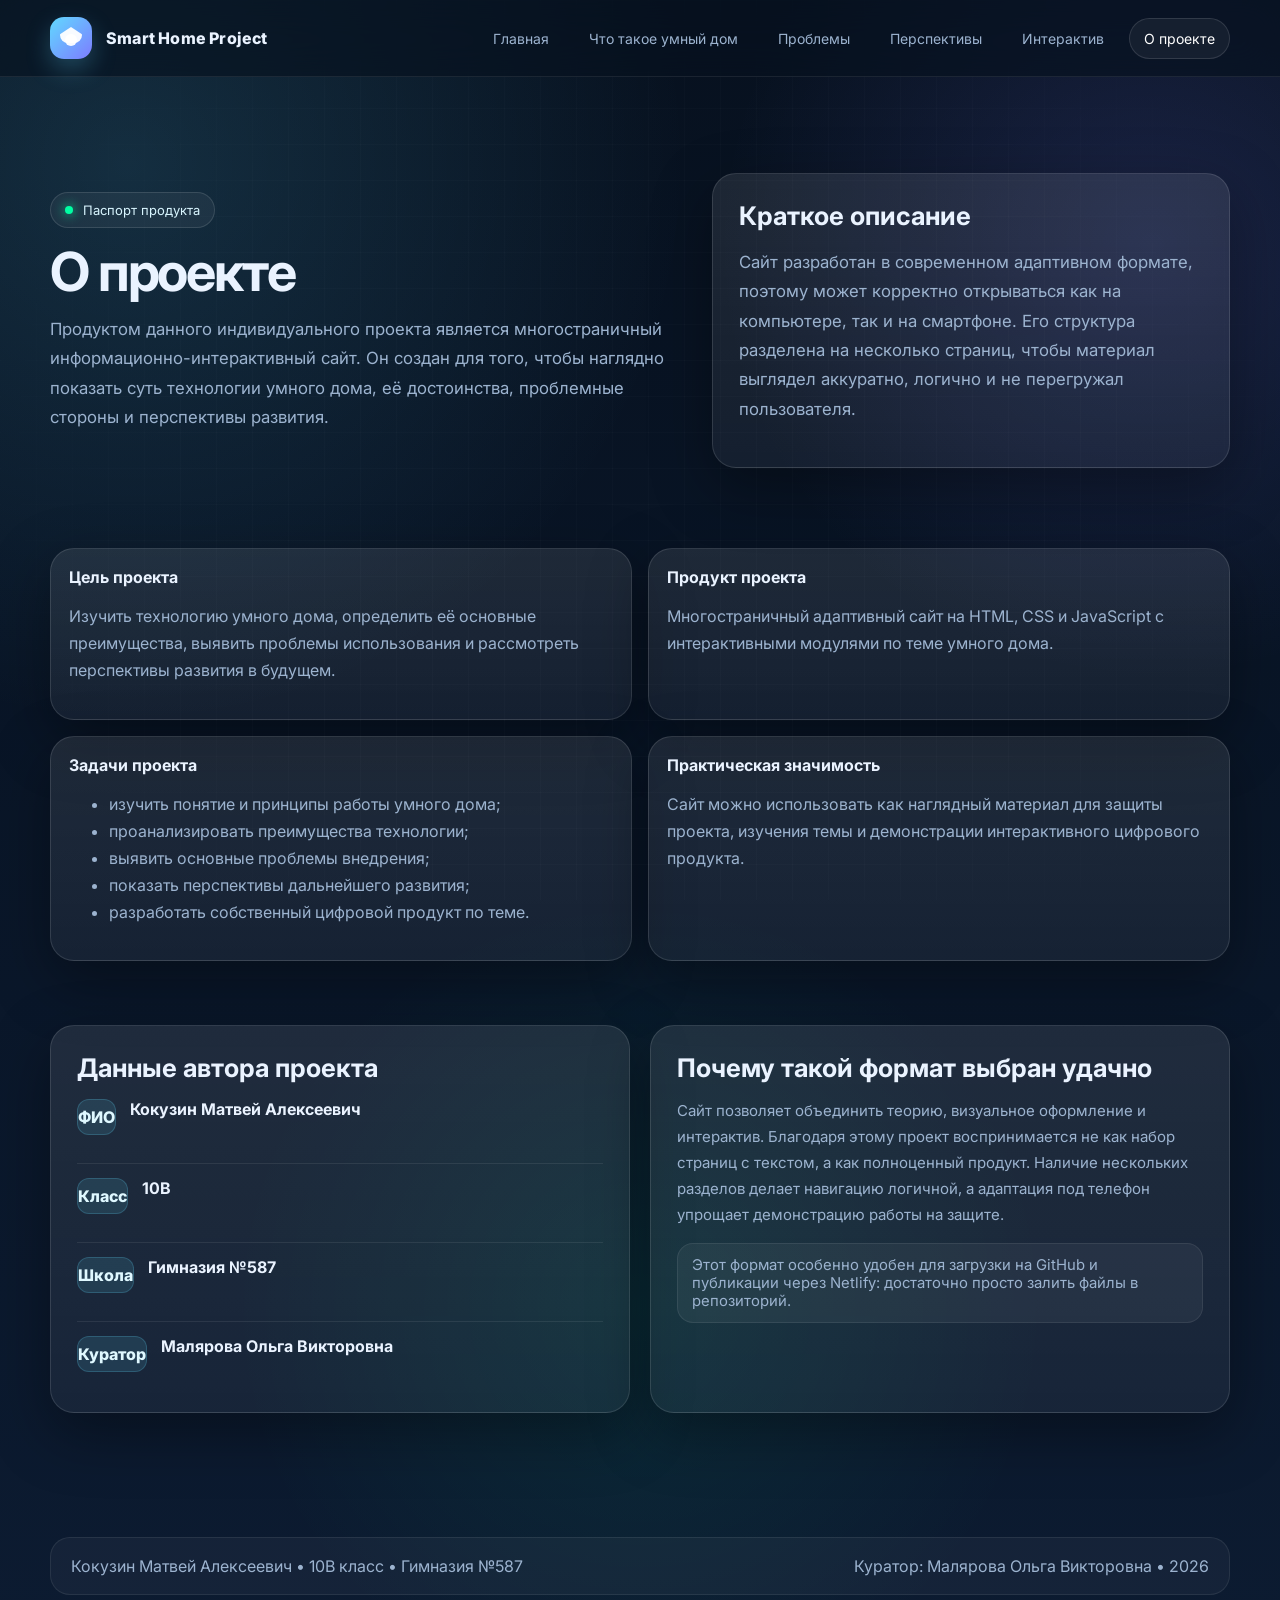
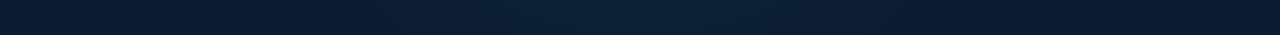
<file: project.html>
<!DOCTYPE html>
<html lang="ru">
<head>
  <meta charset="UTF-8"><meta name="viewport" content="width=device-width, initial-scale=1.0">
  <title>О проекте</title>
  <link rel="preconnect" href="https://fonts.googleapis.com"><link rel="preconnect" href="https://fonts.gstatic.com" crossorigin>
  <link href="https://fonts.googleapis.com/css2?family=Inter:wght@400;500;600;700;800;900&display=swap" rel="stylesheet"><link rel="stylesheet" href="style.css">
</head>
<body>
<header class="site-header"><div class="container navbar"><a class="brand" href="index.html"><span class="brand-mark"></span><span>Smart Home Project</span></a><div class="nav-wrap"><button class="menu-btn">Меню</button><nav class="nav-links"><a href="index.html">Главная</a><a href="about.html">Что такое умный дом</a><a href="problems.html">Проблемы</a><a href="future.html">Перспективы</a><a href="interactive.html">Интерактив</a><a class="active" href="project.html">О проекте</a></nav></div></div></header>
<main class="page-shell"><div class="container">
  <section class="section hero" style="padding-top:0">
    <div class="reveal visible">
      <span class="eyebrow"><span class="dot"></span> Паспорт продукта</span>
      <h1 style="font-size:clamp(2.1rem,4.2vw,4rem)">О проекте</h1>
      <p>Продуктом данного индивидуального проекта является многостраничный информационно-интерактивный сайт. Он создан для того, чтобы наглядно показать суть технологии умного дома, её достоинства, проблемные стороны и перспективы развития.</p>
    </div>
    <div class="card info-panel reveal">
      <div class="section-head" style="margin-bottom:8px"><h2>Краткое описание</h2></div>
      <p class="small">Сайт разработан в современном адаптивном формате, поэтому может корректно открываться как на компьютере, так и на смартфоне. Его структура разделена на несколько страниц, чтобы материал выглядел аккуратно, логично и не перегружал пользователя.</p>
    </div>
  </section>

  <section class="section reveal">
    <div class="project-meta">
      <div class="card meta-box">
        <h4>Цель проекта</h4>
        <p>Изучить технологию умного дома, определить её основные преимущества, выявить проблемы использования и рассмотреть перспективы развития в будущем.</p>
      </div>
      <div class="card meta-box">
        <h4>Продукт проекта</h4>
        <p>Многостраничный адаптивный сайт на HTML, CSS и JavaScript с интерактивными модулями по теме умного дома.</p>
      </div>
      <div class="card meta-box">
        <h4>Задачи проекта</h4>
        <ul>
          <li>изучить понятие и принципы работы умного дома;</li>
          <li>проанализировать преимущества технологии;</li>
          <li>выявить основные проблемы внедрения;</li>
          <li>показать перспективы дальнейшего развития;</li>
          <li>разработать собственный цифровой продукт по теме.</li>
        </ul>
      </div>
      <div class="card meta-box">
        <h4>Практическая значимость</h4>
        <p>Сайт можно использовать как наглядный материал для защиты проекта, изучения темы и демонстрации интерактивного цифрового продукта.</p>
      </div>
    </div>
  </section>

  <section class="section reveal">
    <div class="split">
      <div class="card info-panel">
        <div class="section-head" style="margin-bottom:8px"><h2>Данные автора проекта</h2></div>
        <div class="list">
          <div class="list-item"><div class="badge">ФИО</div><div><strong>Кокузин Матвей Алексеевич</strong></div></div>
          <div class="list-item"><div class="badge">Класс</div><div><strong>10В</strong></div></div>
          <div class="list-item"><div class="badge">Школа</div><div><strong>Гимназия №587</strong></div></div>
          <div class="list-item"><div class="badge">Куратор</div><div><strong>Малярова Ольга Викторовна</strong></div></div>
        </div>
      </div>
      <div class="card info-panel">
        <div class="section-head" style="margin-bottom:8px"><h2>Почему такой формат выбран удачно</h2></div>
        <p class="small">Сайт позволяет объединить теорию, визуальное оформление и интерактив. Благодаря этому проект воспринимается не как набор страниц с текстом, а как полноценный продукт. Наличие нескольких разделов делает навигацию логичной, а адаптация под телефон упрощает демонстрацию работы на защите.</p>
        <div class="notice">Этот формат особенно удобен для загрузки на GitHub и публикации через Netlify: достаточно просто залить файлы в репозиторий.</div>
      </div>
    </div>
  </section>
</div></main>
<footer class="site-footer"><div class="container footer-box"><div>Кокузин Матвей Алексеевич • 10В класс • Гимназия №587</div><div>Куратор: Малярова Ольга Викторовна • 2026</div></div></footer>
<button class="back-to-top">↑</button><script src="script.js"></script>
</body>
</html>
</file>
<file: style.css>
:root{
  --bg:#07111f;
  --bg2:#0c1b31;
  --card:rgba(255,255,255,.07);
  --card-strong:rgba(255,255,255,.1);
  --line:rgba(255,255,255,.12);
  --text:#eaf3ff;
  --muted:#9cb3cf;
  --accent:#61d9ff;
  --accent2:#7d7cff;
  --accent3:#00ffa3;
  --danger:#ff7f7f;
  --warning:#ffbf66;
  --shadow:0 20px 60px rgba(0,0,0,.35);
  --radius:24px;
  --max:1180px;
}
*{box-sizing:border-box}
html{scroll-behavior:smooth}
body{
  margin:0;
  font-family:Inter,system-ui,-apple-system,BlinkMacSystemFont,"Segoe UI",sans-serif;
  color:var(--text);
  background:
    radial-gradient(circle at 10% 10%, rgba(97,217,255,.14), transparent 30%),
    radial-gradient(circle at 90% 15%, rgba(125,124,255,.16), transparent 24%),
    radial-gradient(circle at 50% 80%, rgba(0,255,163,.08), transparent 28%),
    linear-gradient(180deg,var(--bg),var(--bg2));
  min-height:100vh;
  overflow-x:hidden;
}
body::before{
  content:"";
  position:fixed;inset:0;
  background-image:linear-gradient(rgba(255,255,255,.035) 1px,transparent 1px),linear-gradient(90deg,rgba(255,255,255,.035) 1px,transparent 1px);
  background-size:36px 36px;
  mask-image:radial-gradient(circle at center, black 55%, transparent 95%);
  pointer-events:none;
  opacity:.55;
}
a{color:inherit;text-decoration:none}
img{max-width:100%;display:block}
.container{width:min(var(--max), calc(100% - 32px)); margin:0 auto}
.page-shell{padding-top:96px; padding-bottom:72px}
.site-header{
  position:sticky;top:0;z-index:50;
  backdrop-filter:blur(18px);
  background:rgba(7,17,31,.65);
  border-bottom:1px solid rgba(255,255,255,.08);
}
.navbar{display:flex;align-items:center;justify-content:space-between;gap:16px;min-height:76px}
.brand{display:flex;align-items:center;gap:14px;font-weight:800;letter-spacing:.2px}
.brand-mark{
  width:42px;height:42px;border-radius:14px;position:relative;
  background:linear-gradient(135deg,var(--accent),var(--accent2));
  box-shadow:0 10px 25px rgba(97,217,255,.25);
}
.brand-mark::before,.brand-mark::after{content:"";position:absolute;background:#fff;border-radius:10px;opacity:.95}
.brand-mark::before{inset:10px 10px 16px 10px; clip-path:polygon(50% 0,100% 45%,100% 100%,0 100%,0 45%)}
.brand-mark::after{width:12px;height:12px;left:50%;top:55%;transform:translate(-50%,-50%);border-radius:50%}
.nav-links{display:flex;gap:10px;flex-wrap:wrap;justify-content:flex-end}
.nav-links a{
  padding:11px 14px;border:1px solid transparent;border-radius:999px;color:var(--muted);
  transition:.25s ease;background:transparent;font-size:14px
}
.nav-links a:hover,.nav-links a.active{color:#fff;border-color:rgba(255,255,255,.12);background:rgba(255,255,255,.05)}
.menu-btn{display:none}
.hero{display:grid;grid-template-columns:1.1fr .9fr;gap:28px;align-items:center;padding:28px 0 16px}
.eyebrow{
  display:inline-flex;align-items:center;gap:10px;padding:9px 14px;border-radius:999px;
  border:1px solid rgba(255,255,255,.12);background:rgba(255,255,255,.05);color:#d9f6ff;font-size:13px
}
.eyebrow .dot{width:8px;height:8px;background:var(--accent3);border-radius:50%;box-shadow:0 0 12px var(--accent3)}
.hero h1{font-size:clamp(2.4rem,4.7vw,5rem);line-height:.98;margin:18px 0 14px;letter-spacing:-.04em}
.hero p{font-size:1.05rem;color:var(--muted);max-width:670px;line-height:1.75}
.hero-actions{display:flex;gap:14px;flex-wrap:wrap;margin-top:28px}
.btn{
  display:inline-flex;align-items:center;justify-content:center;gap:10px;padding:15px 22px;border-radius:16px;
  border:1px solid rgba(255,255,255,.1);font-weight:700;transition:.25s ease;cursor:pointer
}
.btn-primary{background:linear-gradient(135deg,var(--accent),var(--accent2));color:#04101f;box-shadow:0 18px 40px rgba(97,217,255,.2)}
.btn-secondary{background:rgba(255,255,255,.05);color:#fff}
.btn:hover{transform:translateY(-2px)}
.hero-card,.card{
  background:linear-gradient(180deg,rgba(255,255,255,.09),rgba(255,255,255,.05));
  border:1px solid rgba(255,255,255,.12);border-radius:var(--radius);box-shadow:var(--shadow)
}
.hero-visual{padding:24px;position:relative;overflow:hidden;min-height:460px}
.orb{position:absolute;border-radius:50%;filter:blur(18px);opacity:.6}
.orb.one{width:160px;height:160px;right:-30px;top:-20px;background:rgba(97,217,255,.28)}
.orb.two{width:140px;height:140px;left:-20px;bottom:20px;background:rgba(125,124,255,.25)}
.smart-house{position:relative;z-index:1;min-height:410px;padding:24px}
.house-core{
  position:absolute;left:50%;top:48%;transform:translate(-50%,-50%);
  width:min(420px,92%);aspect-ratio:1.1/1;border-radius:30px;
  background:linear-gradient(180deg,rgba(12,26,48,.9),rgba(7,15,28,.82));
  border:1px solid rgba(255,255,255,.12);
  box-shadow:inset 0 0 0 1px rgba(255,255,255,.03), 0 20px 70px rgba(0,0,0,.35)
}
.house-core::before{
  content:"";position:absolute;inset:22px;border-radius:22px;border:1px solid rgba(97,217,255,.18);
}
.roof{position:absolute;left:50%;top:-68px;transform:translateX(-50%);width:76%;height:90px;background:linear-gradient(180deg,rgba(97,217,255,.22),rgba(125,124,255,.18));clip-path:polygon(50% 0,100% 100%,0 100%);filter:drop-shadow(0 8px 20px rgba(97,217,255,.18))}
.window-grid{position:absolute;inset:70px 42px 42px;display:grid;grid-template-columns:repeat(3,1fr);gap:14px}
.window{
  border-radius:18px;background:linear-gradient(180deg,rgba(255,255,255,.1),rgba(255,255,255,.03));
  border:1px solid rgba(255,255,255,.09);position:relative;overflow:hidden
}
.window::after{content:"";position:absolute;inset:0;background:linear-gradient(135deg,rgba(97,217,255,.18),transparent 70%)}
.window.active{box-shadow:0 0 0 1px rgba(97,217,255,.35),0 0 28px rgba(97,217,255,.2)}
.device-pill{
  position:absolute;padding:10px 12px;border-radius:14px;background:rgba(8,18,33,.78);border:1px solid rgba(255,255,255,.1);
  color:#dff7ff;font-size:13px;display:flex;align-items:center;gap:8px;backdrop-filter:blur(10px)
}
.device-pill::before{content:"";width:8px;height:8px;border-radius:50%;background:var(--accent);box-shadow:0 0 10px var(--accent)}
.pill-1{left:2%;top:16%}.pill-2{right:0;top:14%}.pill-3{left:0;bottom:18%}.pill-4{right:6%;bottom:9%}
.stat-row{display:grid;grid-template-columns:repeat(4,1fr);gap:14px;margin-top:18px}
.stat-box{padding:16px;border-radius:18px;background:rgba(255,255,255,.05);border:1px solid rgba(255,255,255,.08)}
.stat-box h3{margin:0;font-size:13px;color:var(--muted);font-weight:600}
.stat-box p{margin:9px 0 0;font-size:1.55rem;font-weight:800}
.section{padding:32px 0}
.section-head{display:flex;align-items:end;justify-content:space-between;gap:20px;margin-bottom:18px}
.section-head h2{font-size:clamp(1.6rem,2vw,2.3rem);margin:0}
.section-head p{margin:0;color:var(--muted);max-width:720px;line-height:1.7}
.grid{display:grid;gap:18px}
.grid-3{grid-template-columns:repeat(3,1fr)}
.grid-4{grid-template-columns:repeat(4,1fr)}
.feature-card{padding:22px;position:relative;overflow:hidden}
.feature-card h3{margin:16px 0 10px;font-size:1.1rem}
.feature-card p{margin:0;color:var(--muted);line-height:1.75;font-size:.97rem}
.feature-icon{
  width:58px;height:58px;border-radius:18px;background:linear-gradient(135deg,rgba(97,217,255,.22),rgba(125,124,255,.18));
  display:grid;place-items:center;border:1px solid rgba(255,255,255,.1);font-size:24px;box-shadow:inset 0 0 0 1px rgba(255,255,255,.03)
}
.feature-card::after{content:"";position:absolute;right:-30px;bottom:-30px;width:110px;height:110px;border-radius:50%;background:radial-gradient(circle, rgba(97,217,255,.14), transparent 65%)}
.split{display:grid;grid-template-columns:1fr 1fr;gap:20px}
.info-panel{padding:26px}
.list{display:grid;gap:14px;margin-top:16px}
.list-item{display:flex;gap:14px;align-items:flex-start;padding:14px 0;border-top:1px solid rgba(255,255,255,.08)}
.list-item:first-child{border-top:none;padding-top:0}
.badge{min-width:36px;height:36px;border-radius:12px;display:grid;place-items:center;background:rgba(97,217,255,.12);border:1px solid rgba(97,217,255,.2);font-weight:800;color:#dff8ff}
.small{font-size:.94rem;color:var(--muted);line-height:1.72}
.diagram{padding:24px;min-height:420px;position:relative;overflow:hidden}
.diagram-shell{position:absolute;inset:24px;border-radius:28px;border:1px solid rgba(255,255,255,.08);background:linear-gradient(180deg,rgba(255,255,255,.04),rgba(255,255,255,.02))}
.node{position:absolute;padding:12px 14px;border-radius:16px;background:rgba(8,18,33,.82);border:1px solid rgba(255,255,255,.1);font-size:14px}
.node.center{left:50%;top:50%;transform:translate(-50%,-50%);padding:20px 24px;font-weight:800;background:linear-gradient(135deg,rgba(97,217,255,.18),rgba(125,124,255,.16))}
.node.n1{left:11%;top:18%}.node.n2{right:10%;top:18%}.node.n3{left:9%;bottom:20%}.node.n4{right:8%;bottom:22%}
.line{position:absolute;background:linear-gradient(90deg,rgba(97,217,255,.1),rgba(97,217,255,.55),rgba(125,124,255,.1));height:2px;transform-origin:left center;box-shadow:0 0 14px rgba(97,217,255,.28)}
.line.l1{left:31%;top:33%;width:24%;transform:rotate(17deg)}
.line.l2{left:54%;top:33%;width:20%;transform:rotate(-18deg)}
.line.l3{left:29%;top:60%;width:24%;transform:rotate(-20deg)}
.line.l4{left:53%;top:60%;width:21%;transform:rotate(18deg)}
.kpi-strip{display:grid;grid-template-columns:repeat(3,1fr);gap:16px;margin-top:18px}
.kpi{padding:22px;text-align:center}
.kpi .num{font-size:2rem;font-weight:900;background:linear-gradient(135deg,#fff,var(--accent));-webkit-background-clip:text;background-clip:text;color:transparent}
.interactive-layout{display:grid;grid-template-columns:380px 1fr;gap:20px;align-items:start}
.module-list{padding:22px}
.module-grid{display:grid;gap:12px;margin-top:16px}
.module-item{display:flex;justify-content:space-between;gap:12px;align-items:center;padding:14px;border-radius:18px;background:rgba(255,255,255,.04);border:1px solid rgba(255,255,255,.07)}
.module-meta{display:flex;flex-direction:column;gap:3px}
.module-meta strong{font-size:.96rem}
.module-meta span{font-size:.83rem;color:var(--muted)}
.switch{position:relative;width:58px;height:34px;flex-shrink:0}
.switch input{display:none}
.slider{position:absolute;inset:0;border-radius:999px;background:rgba(255,255,255,.1);border:1px solid rgba(255,255,255,.09);cursor:pointer;transition:.22s}
.slider::after{content:"";position:absolute;width:24px;height:24px;left:4px;top:4px;border-radius:50%;background:#fff;transition:.22s;box-shadow:0 6px 18px rgba(0,0,0,.25)}
.switch input:checked + .slider{background:linear-gradient(135deg,var(--accent),var(--accent2))}
.switch input:checked + .slider::after{left:28px}
.game-board{padding:24px;overflow:hidden}
.board-top{display:flex;justify-content:space-between;gap:14px;align-items:center;flex-wrap:wrap;margin-bottom:14px}
.progress-wrap{display:grid;gap:12px;margin-top:18px}
.progress-card{padding:14px 16px;border-radius:18px;background:rgba(255,255,255,.04);border:1px solid rgba(255,255,255,.07)}
.progress-head{display:flex;justify-content:space-between;gap:10px;font-size:.92rem;color:var(--muted);margin-bottom:10px}
.bar{height:10px;border-radius:999px;background:rgba(255,255,255,.08);overflow:hidden}
.bar span{display:block;height:100%;border-radius:inherit;background:linear-gradient(90deg,var(--accent),var(--accent2));box-shadow:0 0 18px rgba(97,217,255,.28)}
.board-house{margin:10px 0 14px;padding:14px;border-radius:26px;background:linear-gradient(180deg,rgba(255,255,255,.05),rgba(255,255,255,.025));border:1px solid rgba(255,255,255,.08)}
.board-grid{display:grid;grid-template-columns:repeat(3,1fr);gap:10px;min-height:220px}
.room{min-height:88px;border-radius:18px;background:rgba(255,255,255,.04);border:1px solid rgba(255,255,255,.07);position:relative;overflow:hidden;padding:12px}
.room h4{margin:0;font-size:.9rem}
.room p{margin:5px 0 0;color:var(--muted);font-size:.8rem}
.room.active::after{content:"";position:absolute;inset:auto 10px 10px 10px;height:6px;border-radius:999px;background:linear-gradient(90deg,var(--accent),var(--accent3));box-shadow:0 0 18px rgba(97,217,255,.24)}
.result-box{padding:18px;border-radius:20px;background:rgba(255,255,255,.06);border:1px solid rgba(255,255,255,.08);display:flex;justify-content:space-between;gap:16px;align-items:center;flex-wrap:wrap}
.result-tag{padding:10px 14px;border-radius:999px;background:rgba(97,217,255,.12);border:1px solid rgba(97,217,255,.2);font-weight:700}
.scenario-box{padding:24px}
.scenario-card{padding:18px;border-radius:22px;background:rgba(255,255,255,.04);border:1px solid rgba(255,255,255,.08);margin:16px 0}
.status{display:inline-flex;align-items:center;gap:8px;padding:9px 12px;border-radius:999px;font-weight:700;font-size:13px}
.status.good{background:rgba(0,255,163,.12);border:1px solid rgba(0,255,163,.22);color:#c7ffe9}
.status.warn{background:rgba(255,191,102,.12);border:1px solid rgba(255,191,102,.24);color:#ffe4c0}
.status.bad{background:rgba(255,127,127,.12);border:1px solid rgba(255,127,127,.24);color:#ffd2d2}
.project-meta{display:grid;grid-template-columns:repeat(2,1fr);gap:16px;margin-top:16px}
.meta-box{padding:18px}
.meta-box h4{margin:0 0 10px;font-size:1rem}
.meta-box p,.meta-box li{color:var(--muted);line-height:1.7}
.site-footer{padding:20px 0 40px;color:var(--muted)}
.footer-box{display:flex;justify-content:space-between;gap:20px;align-items:center;flex-wrap:wrap;padding:18px 20px;border-radius:20px;background:rgba(255,255,255,.04);border:1px solid rgba(255,255,255,.08)}
.back-to-top{position:fixed;right:16px;bottom:16px;width:52px;height:52px;border:none;border-radius:18px;background:linear-gradient(135deg,var(--accent),var(--accent2));color:#03111f;font-weight:900;display:none;box-shadow:0 15px 28px rgba(97,217,255,.28);cursor:pointer;z-index:60}
.back-to-top.show{display:block}
.reveal{opacity:0;transform:translateY(18px);transition:opacity .6s ease, transform .6s ease}
.reveal.visible{opacity:1;transform:none}
.notice{padding:12px 14px;border-radius:16px;background:rgba(255,255,255,.05);border:1px solid rgba(255,255,255,.08);color:var(--muted);font-size:.93rem}
@media (max-width:1024px){
  .hero,.split,.interactive-layout{grid-template-columns:1fr}
  .grid-4{grid-template-columns:repeat(2,1fr)}
  .grid-3{grid-template-columns:repeat(2,1fr)}
}
@media (max-width:760px){
  .page-shell{padding-top:84px}
  .navbar{align-items:flex-start;padding:14px 0}
  .menu-btn{display:inline-flex;padding:10px 14px;border-radius:14px;background:rgba(255,255,255,.05);border:1px solid rgba(255,255,255,.1);color:#fff}
  .nav-wrap{display:flex;flex-direction:column;align-items:flex-end;gap:10px}
  .nav-links{display:none;width:100%;justify-content:flex-start}
  .nav-links.open{display:flex;flex-direction:column;align-items:stretch}
  .nav-links a{padding:13px 14px;border-radius:16px;background:rgba(255,255,255,.04)}
  .hero h1{font-size:2.3rem}
  .stat-row,.grid-4,.grid-3,.project-meta,.kpi-strip{grid-template-columns:1fr}
  .section-head{align-items:flex-start;flex-direction:column}
  .hero-visual{min-height:380px}
  .smart-house{min-height:330px}
  .house-core{width:94%}
  .window-grid{inset:62px 24px 26px}
  .device-pill{font-size:11px;padding:8px 10px}
  .diagram{min-height:480px}
  .node{font-size:12px}
  .node.n1{left:5%;top:12%}.node.n2{right:4%;top:16%}.node.n3{left:4%;bottom:16%}.node.n4{right:4%;bottom:18%}
  .line.l1{left:30%;top:30%;width:23%}
}
</file>
